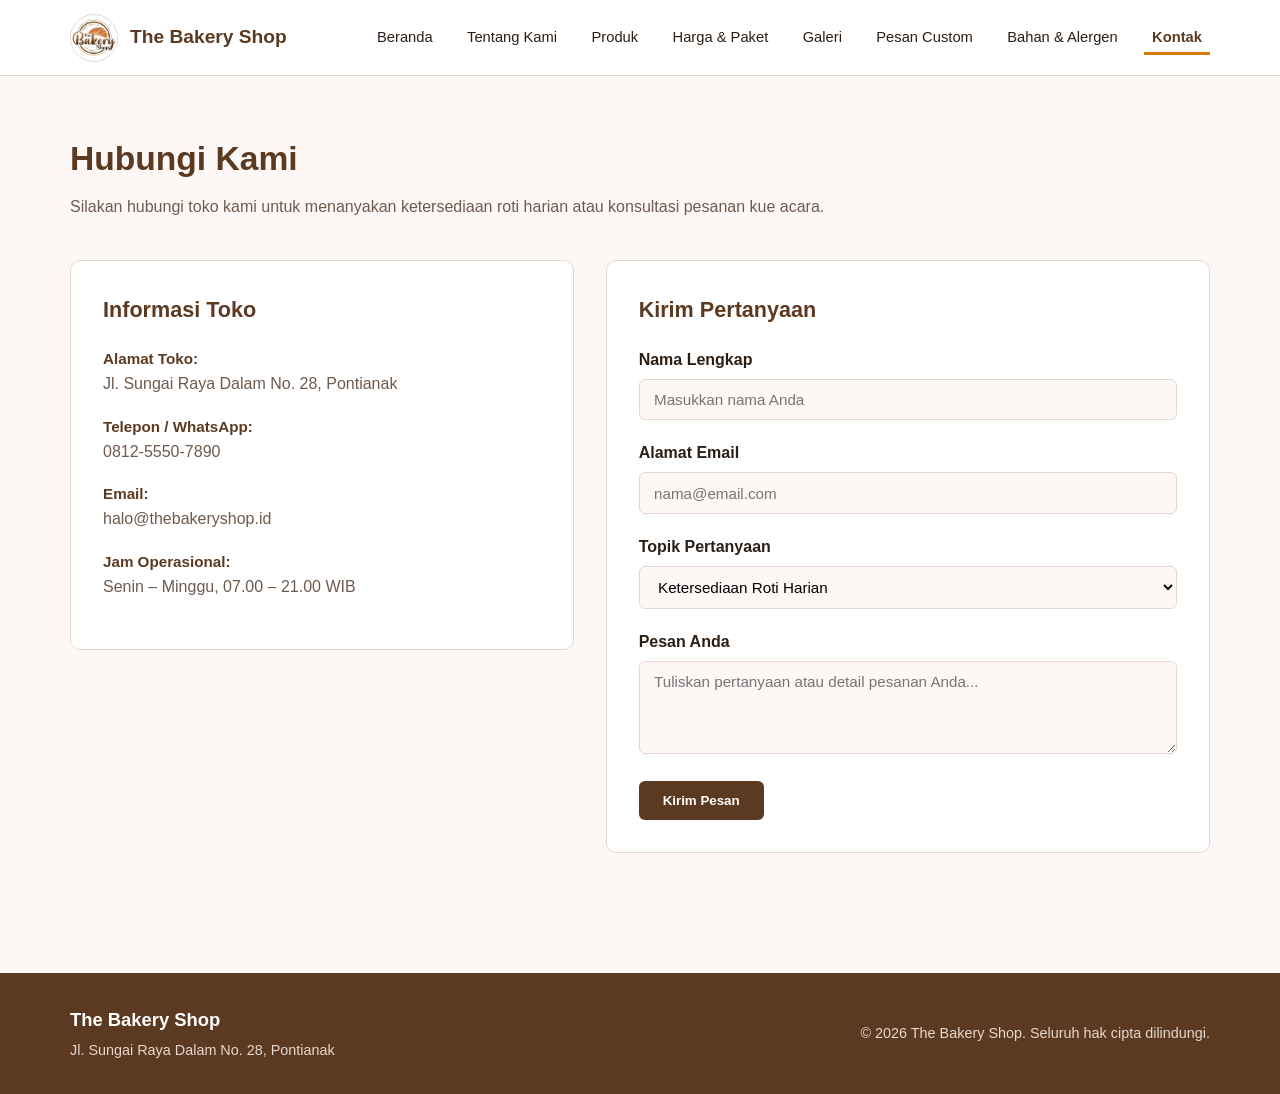
<file: pages/contact.html>
<!DOCTYPE html>
<html lang="id">
<head>
  <meta charset="UTF-8">
  <meta name="viewport" content="width=device-width, initial-scale=1.0">
  <title>Kontak - The Bakery Shop</title>
  <link rel="stylesheet" href="../styles/global.css">
  <link rel="stylesheet" href="../styles/contact.css">
</head>
<body>

  <header class="site-header">
    <div class="container navbar">
      <a href="../index.html" class="brand-logo">
        <img src="../assets/images/logo/bakery-logo.jpg" alt="Logo The Bakery Shop dengan ilustrasi croissant">
        <span>The Bakery Shop</span>
      </a>

      <nav aria-label="Navigasi Utama">
        <ul class="nav-links">
          <li><a href="../index.html">Beranda</a></li>
          <li><a href="about.html">Tentang Kami</a></li>
          <li><a href="products.html">Produk</a></li>
          <li><a href="pricing.html">Harga & Paket</a></li>
          <li><a href="gallery.html">Galeri</a></li>
          <li><a href="custom-order.html">Pesan Custom</a></li>
          <li><a href="ingredients.html">Bahan & Alergen</a></li>
          <li><a href="contact.html" class="active">Kontak</a></li>
        </ul>
      </nav>
    </div>
  </header>

  <main>
    <section class="contact-section">
      <div class="container">
        <h1>Hubungi Kami</h1>
        <p class="page-intro">Silakan hubungi toko kami untuk menanyakan ketersediaan roti harian atau konsultasi pesanan kue acara.</p>

        <div class="contact-grid">
          <div class="contact-info-card">
            <h2>Informasi Toko</h2>
            <ul class="info-list">
              <li>
                <strong>Alamat Toko:</strong>
                <span>Jl. Sungai Raya Dalam No. 28, Pontianak</span>
              </li>
              <li>
                <strong>Telepon / WhatsApp:</strong>
                <span>0812-5550-7890</span>
              </li>
              <li>
                <strong>Email:</strong>
                <span>halo@thebakeryshop.id</span>
              </li>
              <li>
                <strong>Jam Operasional:</strong>
                <span>Senin – Minggu, 07.00 – 21.00 WIB</span>
              </li>
            </ul>
          </div>

          <div class="contact-form-card">
            <h2>Kirim Pertanyaan</h2>
            <form action="#" method="post" class="contact-form">
              <div class="form-group">
                <label for="customer-name">Nama Lengkap</label>
                <input type="text" id="customer-name" name="customer-name" placeholder="Masukkan nama Anda" required>
              </div>

              <div class="form-group">
                <label for="customer-email">Alamat Email</label>
                <input type="email" id="customer-email" name="customer-email" placeholder="nama@email.com" required>
              </div>

              <div class="form-group">
                <label for="inquiry-topic">Topik Pertanyaan</label>
                <select id="inquiry-topic" name="inquiry-topic">
                  <option value="daily-bread">Ketersediaan Roti Harian</option>
                  <option value="birthday-cake">Pemesanan Kue Ulang Tahun</option>
                  <option value="dry-cakes">Pemesanan Kue Kering Toples</option>
                </select>
              </div>

              <div class="form-group">
                <label for="customer-message">Pesan Anda</label>
                <textarea id="customer-message" name="customer-message" rows="4" placeholder="Tuliskan pertanyaan atau detail pesanan Anda..." required></textarea>
              </div>

              <button type="submit" class="btn btn-primary">Kirim Pesan</button>
            </form>
          </div>
        </div>
      </div>
    </section>
  </main>

  <footer class="site-footer">
    <div class="container footer-content">
      <div class="footer-info">
        <h3>The Bakery Shop</h3>
        <p>Jl. Sungai Raya Dalam No. 28, Pontianak</p>
      </div>
      <div class="footer-copy">
        <p>&copy; 2026 The Bakery Shop. Seluruh hak cipta dilindungi.</p>
      </div>
    </div>
  </footer>

</body>
</html>
</file>
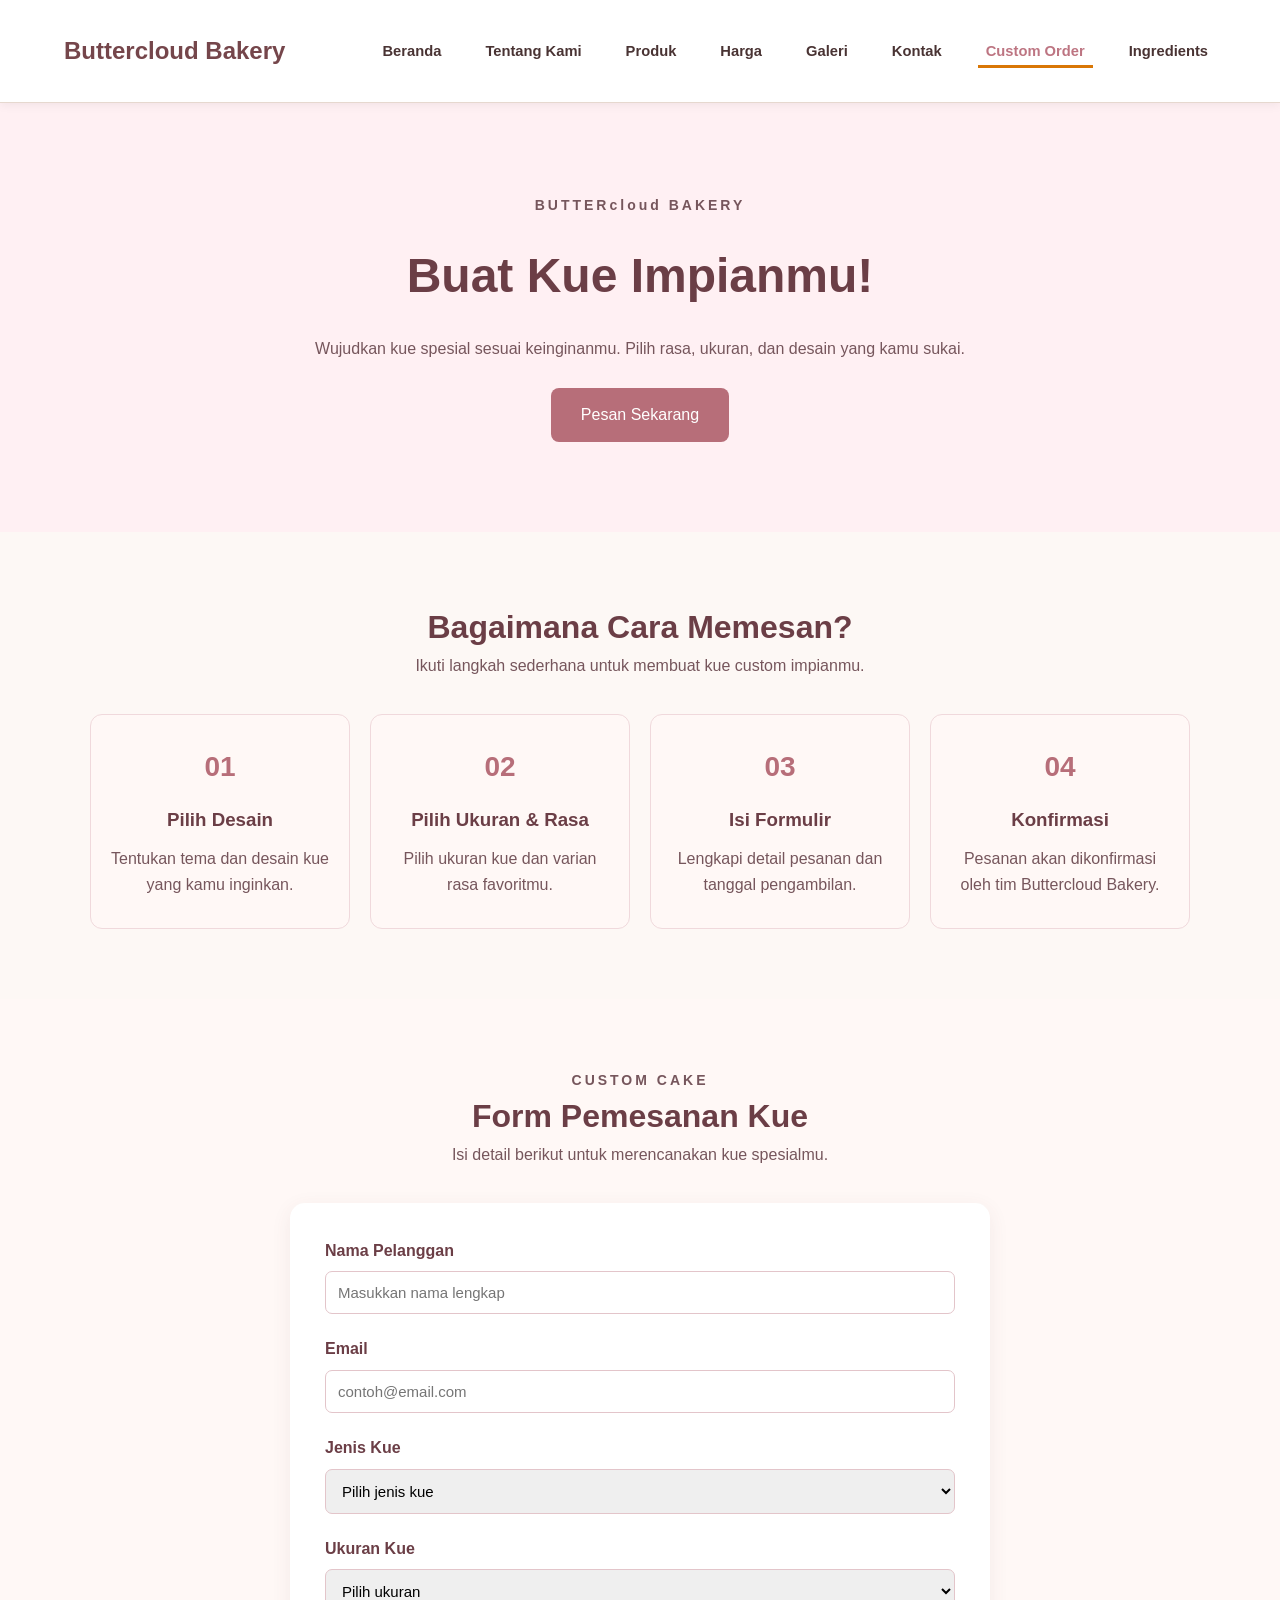
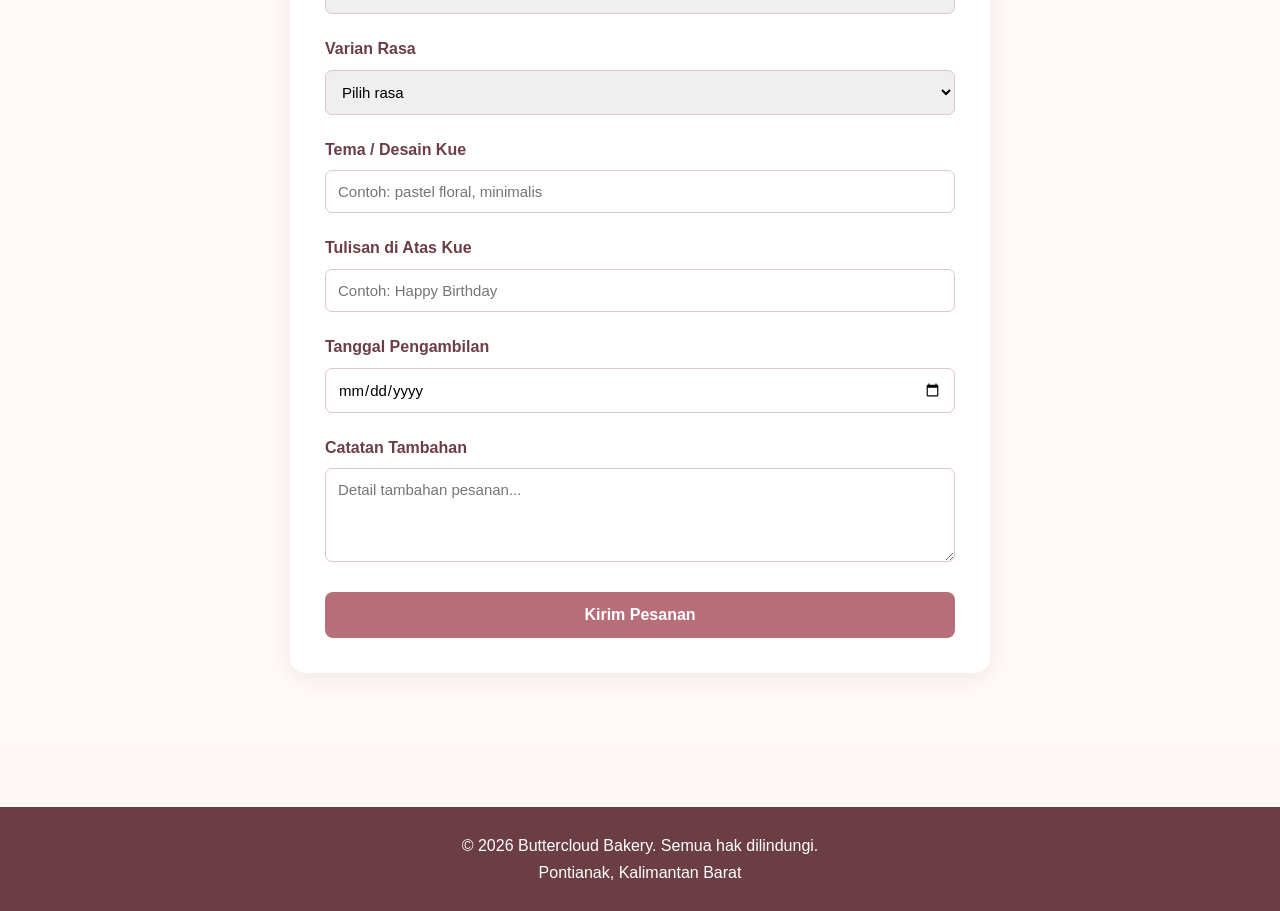
<file: pages/custom-order.html>
<!DOCTYPE html>
<html lang="id">
<head>
    <meta charset="UTF-8">
    <meta name="viewport" content="width=device-width, initial-scale=1.0">
    <title>Custom Order | Buttercloud Bakery</title>
    <link rel="stylesheet" href="../styles/global.css">
    <link rel="stylesheet" href="../styles/custom-order.css">
</head>
<body>

    <header class="site-header">
        <nav class="navbar">
            <a href="../index.html" class="logo">Buttercloud Bakery</a>

            <ul class="nav-links">
                <li><a href="../index.html">Beranda</a></li>
                <li><a href="about.html">Tentang Kami</a></li>
                <li><a href="products.html">Produk</a></li>
                <li><a href="pricing.html">Harga</a></li>
                <li><a href="gallery.html">Galeri</a></li>
                <li><a href="contact.html">Kontak</a></li>
                <li><a href="custom-order.html" class="active">Custom Order</a></li>
                <li><a href="ingredients.html">Ingredients</a></li>
            </ul>
        </nav>
    </header>

    <main>
        <section class="order-hero">
            <div class="hero-content">
                <p class="subtitle">BUTTERcloud BAKERY</p>
                <h1>Buat Kue Impianmu!</h1>
                <p>
                    Wujudkan kue spesial sesuai keinginanmu.
                    Pilih rasa, ukuran, dan desain yang kamu sukai.
                </p>
                <a href="#order-form" class="btn-order">Pesan Sekarang</a>
            </div>
        </section>

        <section class="order-process">
            <h2>Bagaimana Cara Memesan?</h2>
            <p class="section-description">
                Ikuti langkah sederhana untuk membuat kue custom impianmu.
            </p>

            <div class="process-grid">
                <article class="process-card">
                    <span class="step-number">01</span>
                    <h3>Pilih Desain</h3>
                    <p>Tentukan tema dan desain kue yang kamu inginkan.</p>
                </article>

                <article class="process-card">
                    <span class="step-number">02</span>
                    <h3>Pilih Ukuran & Rasa</h3>
                    <p>Pilih ukuran kue dan varian rasa favoritmu.</p>
                </article>

                <article class="process-card">
                    <span class="step-number">03</span>
                    <h3>Isi Formulir</h3>
                    <p>Lengkapi detail pesanan dan tanggal pengambilan.</p>
                </article>

                <article class="process-card">
                    <span class="step-number">04</span>
                    <h3>Konfirmasi</h3>
                    <p>Pesanan akan dikonfirmasi oleh tim Buttercloud Bakery.</p>
                </article>
            </div>
        </section>

        <section class="order-form-section" id="order-form">
            <div class="form-heading">
                <p class="subtitle">CUSTOM CAKE</p>
                <h2>Form Pemesanan Kue</h2>
                <p>Isi detail berikut untuk merencanakan kue spesialmu.</p>
            </div>

            <form class="custom-order-form" action="#" method="post">

                <div class="form-group">
                    <label for="customer-name">Nama Pelanggan</label>
                    <input type="text" id="customer-name" name="customer-name"
                           placeholder="Masukkan nama lengkap" required>
                </div>

                <div class="form-group">
                    <label for="customer-email">Email</label>
                    <input type="email" id="customer-email" name="customer-email"
                           placeholder="contoh@email.com" required>
                </div>

                <div class="form-group">
                    <label for="cake-type">Jenis Kue</label>
                    <select id="cake-type" name="cake-type" required>
                        <option value="">Pilih jenis kue</option>
                        <option value="birthday">Kue Ulang Tahun</option>
                        <option value="wedding">Kue Pernikahan</option>
                        <option value="celebration">Kue Perayaan</option>
                        <option value="other">Kue Custom Lainnya</option>
                    </select>
                </div>

                <div class="form-group">
                    <label for="cake-size">Ukuran Kue</label>
                    <select id="cake-size" name="cake-size" required>
                        <option value="">Pilih ukuran</option>
                        <option value="small">Small (10 cm)</option>
                        <option value="medium">Medium (15 cm)</option>
                        <option value="large">Large (20 cm)</option>
                    </select>
                </div>

                <div class="form-group">
                    <label for="cake-flavor">Varian Rasa</label>
                    <select id="cake-flavor" name="cake-flavor" required>
                        <option value="">Pilih rasa</option>
                        <option value="chocolate">Chocolate</option>
                        <option value="vanilla">Vanilla</option>
                        <option value="strawberry">Strawberry</option>
                        <option value="red-velvet">Red Velvet</option>
                    </select>
                </div>

                <div class="form-group">
                    <label for="cake-theme">Tema / Desain Kue</label>
                    <input type="text" id="cake-theme" name="cake-theme"
                           placeholder="Contoh: pastel floral, minimalis">
                </div>

                <div class="form-group">
                    <label for="cake-message">Tulisan di Atas Kue</label>
                    <input type="text" id="cake-message" name="cake-message"
                           placeholder="Contoh: Happy Birthday">
                </div>

                <div class="form-group">
                    <label for="pickup-date">Tanggal Pengambilan</label>
                    <input type="date" id="pickup-date" name="pickup-date" required>
                </div>

                <div class="form-group">
                    <label for="additional-notes">Catatan Tambahan</label>
                    <textarea id="additional-notes" name="additional-notes"
                              rows="4" placeholder="Detail tambahan pesanan..."></textarea>
                </div>

                <button type="submit" class="submit-button">Kirim Pesanan</button>
            </form>
        </section>
    </main>

    <footer class="site-footer">
        <p>&copy; 2026 Buttercloud Bakery. Semua hak dilindungi.</p>
        <p>Pontianak, Kalimantan Barat</p>
    </footer>

</body>
</html>
</file>
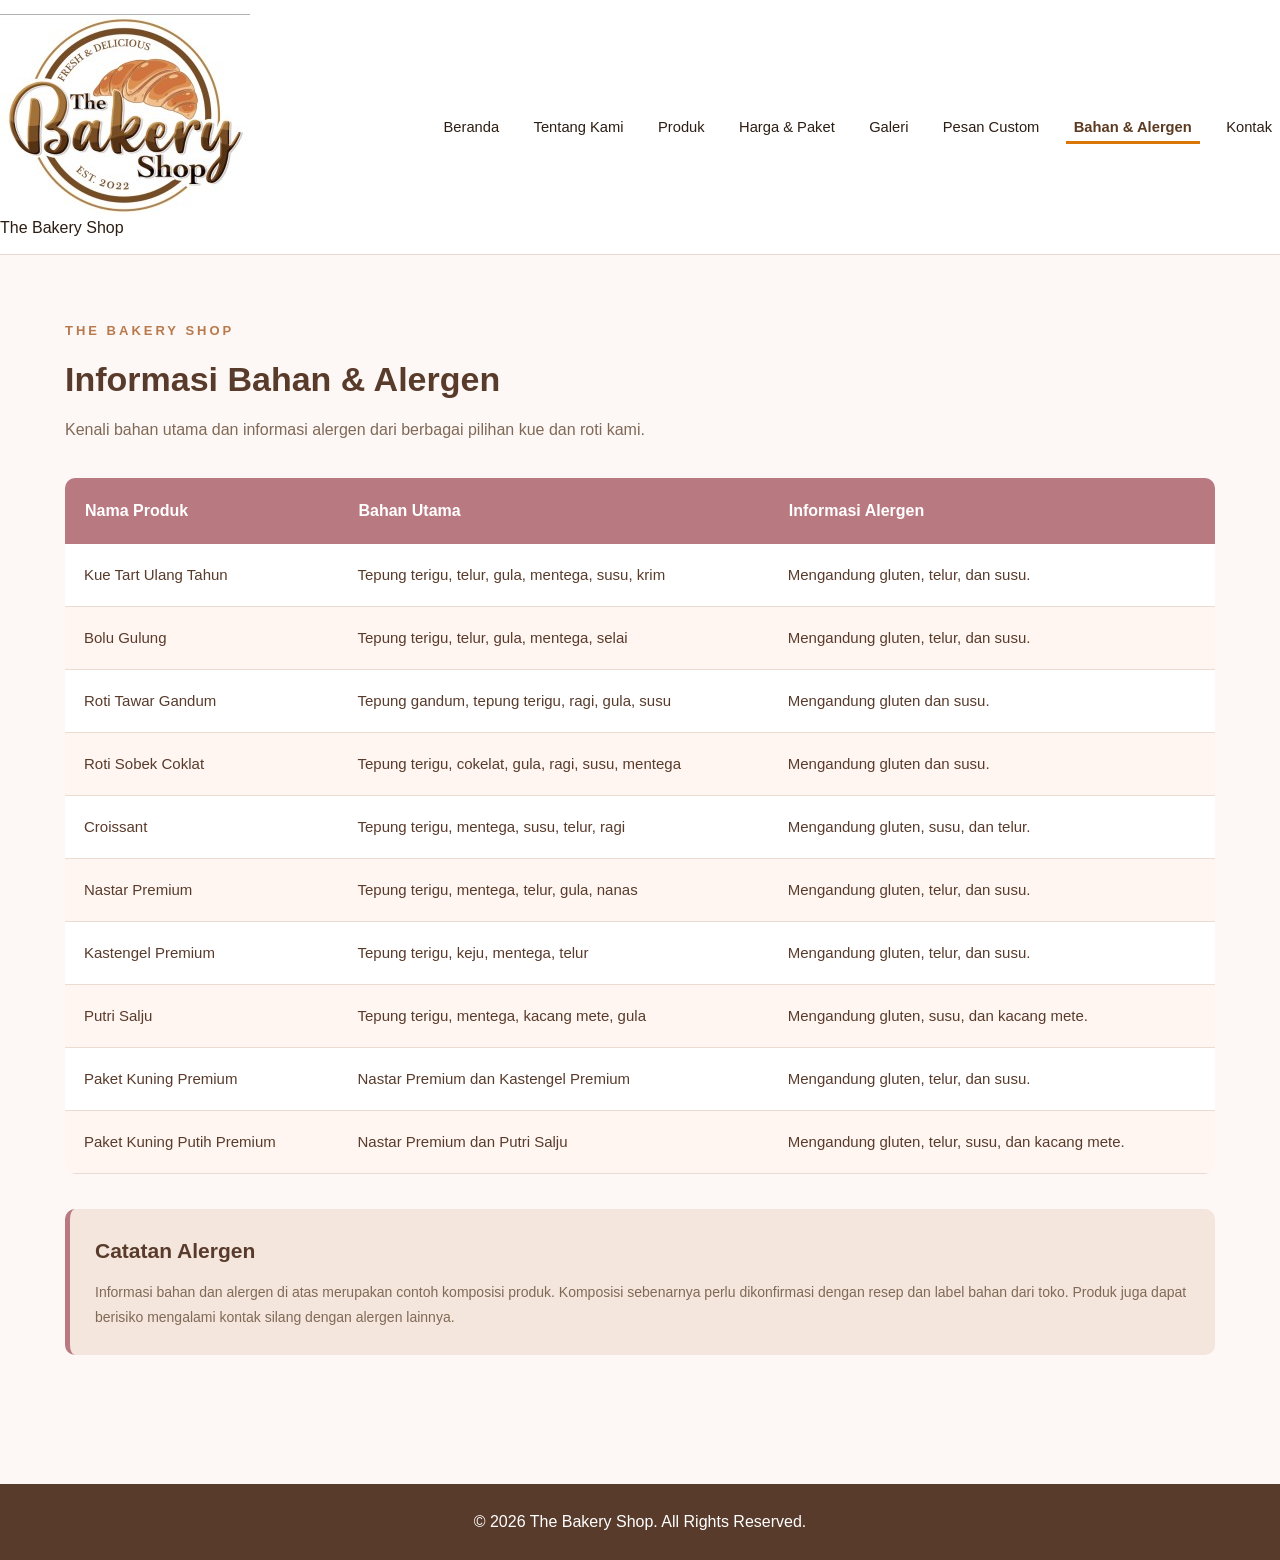
<file: pages/ingredients.html>
<!DOCTYPE html>
<html lang="id">
<head>
    <meta charset="UTF-8">
    <meta name="viewport" content="width=device-width, initial-scale=1.0">
    <title>Ingredients & Allergen | The Bakery Shop</title>

    <link rel="stylesheet" href="../styles/global.css">
    <link rel="stylesheet" href="../styles/ingredients.css">
</head>
<body>

    <header class="site-header">
        <nav class="navbar">
            <a href="../index.html" class="logo">
                <img src="../assets/images/logo/bakery-logo.jpg" alt="Logo Bakery">
                <span>The Bakery Shop</span>
            </a>

            <ul class="nav-links">
                <li><a href="../index.html">Beranda</a></li>
                <li><a href="about.html">Tentang Kami</a></li>
                <li><a href="products.html">Produk</a></li>
                <li><a href="pricing.html">Harga & Paket</a></li>
                <li><a href="gallery.html">Galeri</a></li>
                <li><a href="custom-order.html">Pesan Custom</a></li>
                <li><a href="ingredients.html" class="active">Bahan & Alergen</a></li>
                <li><a href="contact.html">Kontak</a></li>
            </ul>
        </nav>
    </header>

    <main class="ingredients-container">

        <section class="ingredients-heading">
            <p class="subtitle">THE BAKERY SHOP</p>
            <h1>Informasi Bahan & Alergen</h1>
            <p>
                Kenali bahan utama dan informasi alergen dari
                berbagai pilihan kue dan roti kami.
            </p>
        </section>

        <section class="ingredients-table-section">

            <div class="table-wrapper">
                <table class="ingredients-table">
                    <thead>
                        <tr>
                            <th>Nama Produk</th>
                            <th>Bahan Utama</th>
                            <th>Informasi Alergen</th>
                        </tr>
                    </thead>

                    <tbody>
                        <tr>
                            <td>Kue Tart Ulang Tahun</td>
                            <td>Tepung terigu, telur, gula, mentega, susu, krim</td>
                            <td>Mengandung gluten, telur, dan susu.</td>
                        </tr>

                        <tr>
                            <td>Bolu Gulung</td>
                            <td>Tepung terigu, telur, gula, mentega, selai</td>
                            <td>Mengandung gluten, telur, dan susu.</td>
                        </tr>

                        <tr>
                            <td>Roti Tawar Gandum</td>
                            <td>Tepung gandum, tepung terigu, ragi, gula, susu</td>
                            <td>Mengandung gluten dan susu.</td>
                        </tr>

                        <tr>
                            <td>Roti Sobek Coklat</td>
                            <td>Tepung terigu, cokelat, gula, ragi, susu, mentega</td>
                            <td>Mengandung gluten dan susu.</td>
                        </tr>

                        <tr>
                            <td>Croissant</td>
                            <td>Tepung terigu, mentega, susu, telur, ragi</td>
                            <td>Mengandung gluten, susu, dan telur.</td>
                        </tr>

                        <tr>
                            <td>Nastar Premium</td>
                            <td>Tepung terigu, mentega, telur, gula, nanas</td>
                            <td>Mengandung gluten, telur, dan susu.</td>
                        </tr>

                        <tr>
                            <td>Kastengel Premium</td>
                            <td>Tepung terigu, keju, mentega, telur</td>
                            <td>Mengandung gluten, telur, dan susu.</td>
                        </tr>

                        <tr>
                            <td>Putri Salju</td>
                            <td>Tepung terigu, mentega, kacang mete, gula</td>
                            <td>Mengandung gluten, susu, dan kacang mete.</td>
                        </tr>

                        <tr>
                            <td>Paket Kuning Premium</td>
                            <td>Nastar Premium dan Kastengel Premium</td>
                            <td>Mengandung gluten, telur, dan susu.</td>
                        </tr>

                        <tr>
                            <td>Paket Kuning Putih Premium</td>
                            <td>Nastar Premium dan Putri Salju</td>
                            <td>Mengandung gluten, telur, susu, dan kacang mete.</td>
                        </tr>
                    </tbody>
                </table>
            </div>

        </section>

        <section class="allergen-note">
            <h2>Catatan Alergen</h2>
            <p>
                Informasi bahan dan alergen di atas merupakan contoh
                komposisi produk. Komposisi sebenarnya perlu dikonfirmasi
                dengan resep dan label bahan dari toko. Produk juga dapat
                berisiko mengalami kontak silang dengan alergen lainnya.
            </p>
        </section>

    </main>

    <footer class="site-footer">
        <p>&copy; 2026 The Bakery Shop. All Rights Reserved.</p>
    </footer>

</body>
</html>
</file>
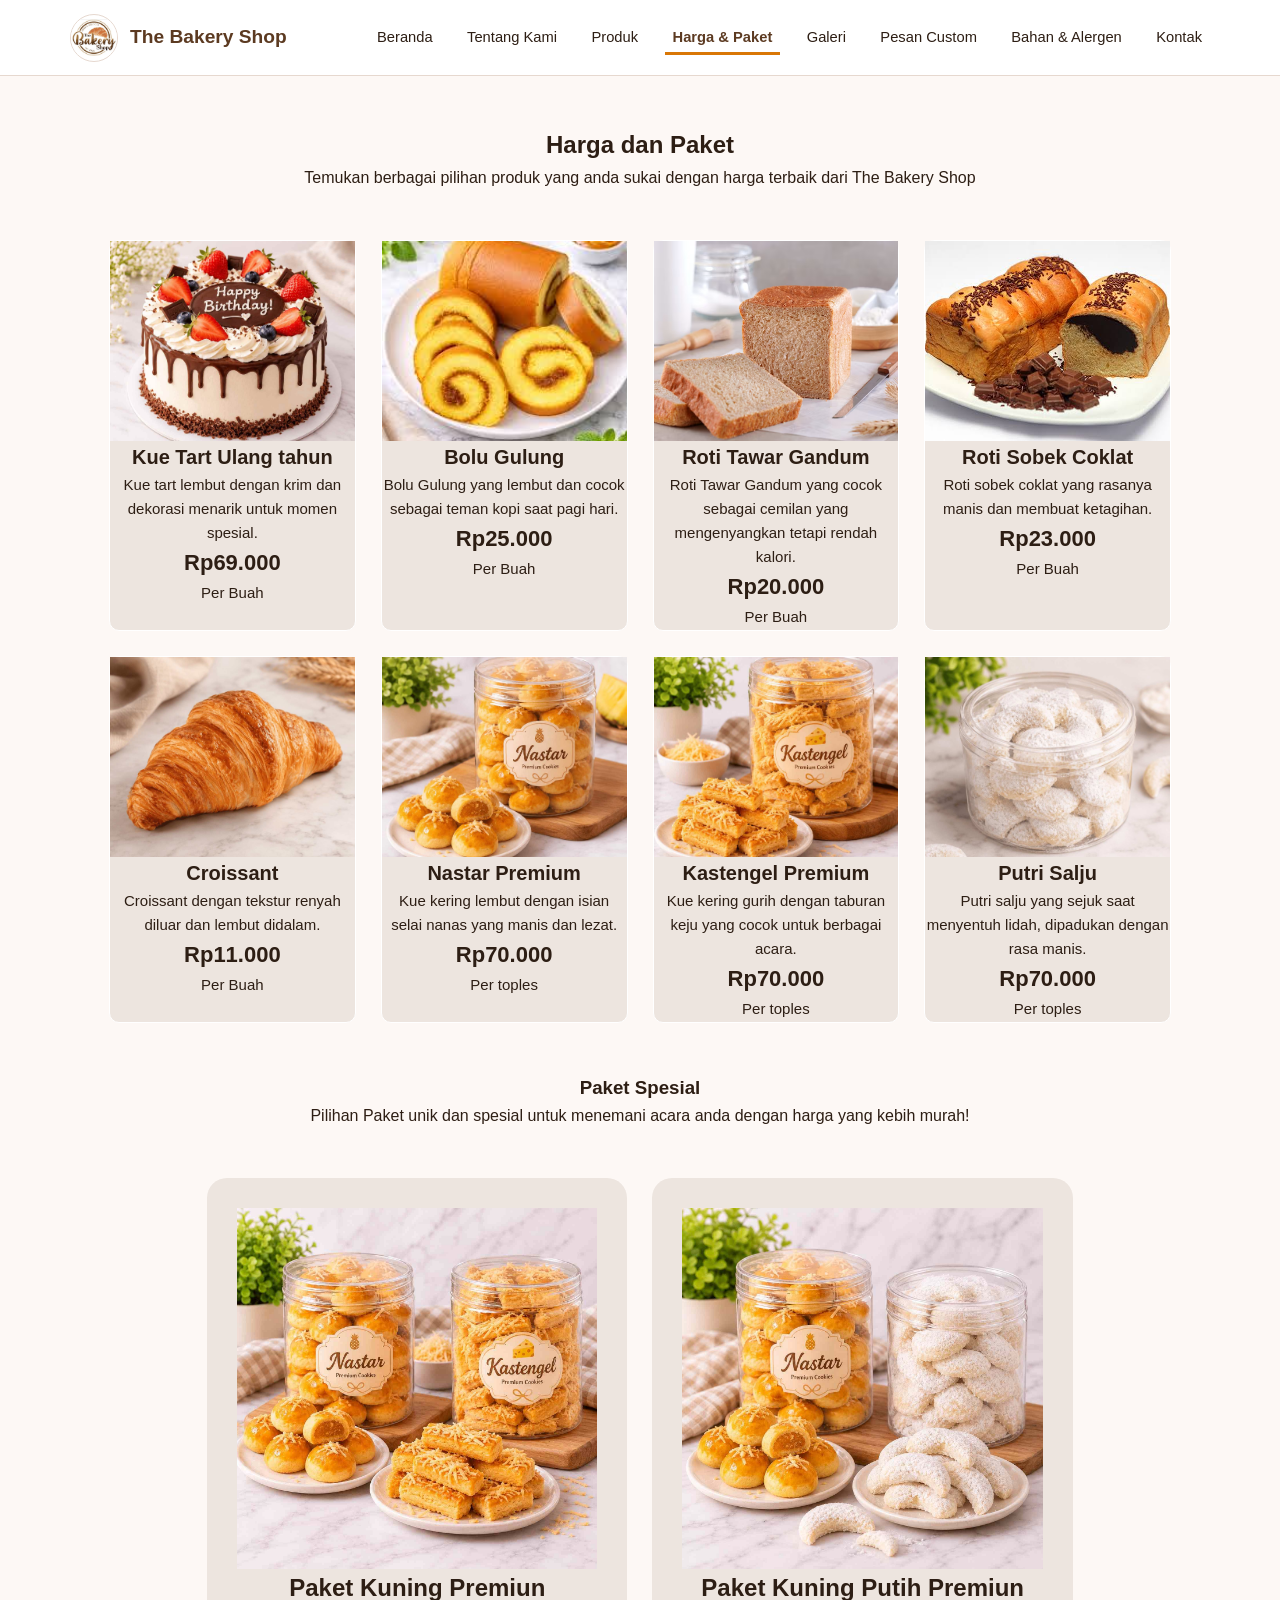
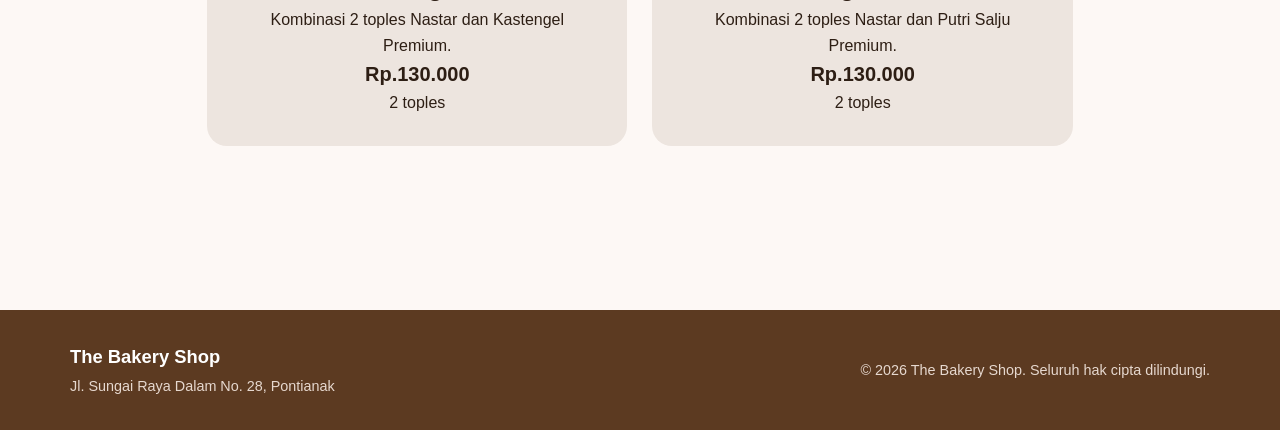
<file: pages/pricing.html>
<!doctype html>
<html lang="en">
  <head>
    <meta charset="UTF-8" />
    <meta name="viewport" content="width=device-width, initial-scale=1.0" />
    <title>Harga</title>

    <link rel="stylesheet" href="../styles/global.css" />
    <link rel="stylesheet" href="../styles/pricing.css" />
  </head>
  <body>
    <header class="site-header">
      <div class="container navbar">
        <a href="../index.html" class="brand-logo">
          <img
            src="../assets/images/logo/bakery-logo.jpg"
            alt="Logo The Bakery Shop"
          />
          <span>The Bakery Shop</span>
        </a>

        <nav aria-label="Navigasi Utama">
          <ul class="nav-links">
            <li><a href="../index.html">Beranda</a></li>
            <li><a href="about.html">Tentang Kami</a></li>
            <li><a href="products.html">Produk</a></li>
            <li><a href="pricing.html" class="active">Harga & Paket</a></li>
            <li><a href="gallery.html">Galeri</a></li>
            <li><a href="custom-order.html">Pesan Custom</a></li>
            <li><a href="ingredients.html">Bahan & Alergen</a></li>
            <li><a href="contact.html">Kontak</a></li>
          </ul>
        </nav>
      </div>
    </header>

    <main>
      <section class="pricing-section">
        <div class="container">
          <div class="pricing-heading">
            <h1>Harga dan Paket</h1>
            <p>
              Temukan berbagai pilihan produk yang anda sukai dengan harga
              terbaik dari The Bakery Shop
            </p>
          </div>

         
          <div class="pricing-grid">
            <article class="pricing-card">
              <img src="../assets/images/products/kue-01.jpeg" alt="Kue Tart Ulang Tahun" />
              <div class="pricing-info">
                <h2>Kue Tart Ulang tahun</h2>
                <p>
                  Kue tart lembut dengan krim dan dekorasi menarik untuk momen
                  spesial.
                </p>
                <h3>Rp69.000</h3>
                <span>Per Buah</span>
              </div>
            </article>

            <article class="pricing-card">
              <img src="../assets/images/products/kue-02.jpg" alt="Kue Bolu" />
              <div class="pricing-info">
                <h2>Bolu Gulung</h2>
                <p>
                  Bolu Gulung yang lembut dan cocok sebagai teman kopi saat pagi
                  hari.
                </p>
                <h3>Rp25.000</h3>
                <span>Per Buah</span>
              </div>
            </article>

            <article class="pricing-card">
              <img src="../assets/images/products/roti-01.avif" alt="Roti Tawar Gandum" />
              <div class="pricing-info">
                <h2>Roti Tawar Gandum</h2>
                <p>
                  Roti Tawar Gandum yang cocok sebagai cemilan yang
                  mengenyangkan tetapi rendah kalori.
                </p>
                <h3>Rp20.000</h3>
                <span>Per Buah</span>
              </div>
            </article>

            <article class="pricing-card">
              <img src="../assets/images/products/roti-02.jpg" alt="Roti Sobek Coklat" />
              <div class="pricing-info">
                <h2>Roti Sobek Coklat</h2>
                <p>
                  Roti sobek coklat yang rasanya manis dan membuat ketagihan.
                </p>
                <h3>Rp23.000</h3>
                <span>Per Buah</span>
              </div>
            </article>

            <article class="pricing-card">
              <img src="../assets/images/products/roti-03.jpeg" alt="Croissant Mentega" />
              <div class="pricing-info">
                <h2>Croissant</h2>
                <p>
                  Croissant dengan tekstur renyah diluar dan lembut didalam.
                </p>
                <h3>Rp11.000</h3>
                <span>Per Buah</span>
              </div>
            </article>

            <article class="pricing-card">
              <img src="../assets/images/products/toples-01.jpeg" alt="Nastar" />
              <div class="pricing-info">
                <h2>Nastar Premium</h2>
                <p>
                  Kue kering lembut dengan isian selai nanas yang manis dan
                  lezat.
                </p>
                <h3>Rp70.000</h3>
                <span>Per toples</span>
              </div>
            </article>

            <article class="pricing-card">
              <img src="../assets/images/products/toples-02.jpeg" alt="Kastengel" />
              <div class="pricing-info">
                <h2>Kastengel Premium</h2>
                <p>
                  Kue kering gurih dengan taburan keju yang cocok untuk berbagai
                  acara.
                </p>
                <h3>Rp70.000</h3>
                <span>Per toples</span>
              </div>
            </article>

            <article class="pricing-card">
              <img src="../assets/images/products/toples-03.jpeg" alt="Putri Salju" />
              <div class="pricing-info">
                <h2>Putri Salju</h2>
                <p>
                  Putri salju yang sejuk saat menyentuh lidah, dipadukan dengan
                  rasa manis.
                </p>
                <h3>Rp70.000</h3>
                <span>Per toples</span>
              </div>
            </article>
          </div>


      <section class="package-sec">
        <div class="container">
          <div class="package-heading">
            <h1>Paket Spesial</h1>
            <p>
              Pilihan Paket unik dan spesial untuk menemani acara anda dengan
              harga yang kebih murah!
            </p>
          </div>

          <div class="package-grid">

            <div class="package-card">
            <img
              src="../assets/images/products/toples-paket-02.jpeg"
              alt="Paket Premium Kuning"
            />
            <h2>Paket Kuning Premiun</h2>
            <p>Kombinasi 2 toples Nastar dan Kastengel Premium.</p>
            <h3>Rp.130.000</h3>
            <span>2 toples</span>
          </div>

          <div class="package-card">
            <img
              src="../assets/images/products/toples-paket-01.jpeg"
              alt="Paket Premium Putih Kuning"
            />
            <h2>Paket Kuning Putih Premiun</h2>
            <p>Kombinasi 2 toples Nastar dan Putri Salju Premium.</p>
            <h3>Rp.130.000</h3>
            <span>2 toples</span>
          </div>
        </div>
      </section>

          
    </main>

    <footer class="site-footer">
      <div class="container footer-content">
        <div class="footer-info">
          <h3>The Bakery Shop</h3>
          <p>Jl. Sungai Raya Dalam No. 28, Pontianak</p>
        </div>

        <div class="footer-copy">
          <p>&copy; 2026 The Bakery Shop. Seluruh hak cipta dilindungi.</p>
        </div>
      </div>
    </footer>
  </body>
</html>
</file>
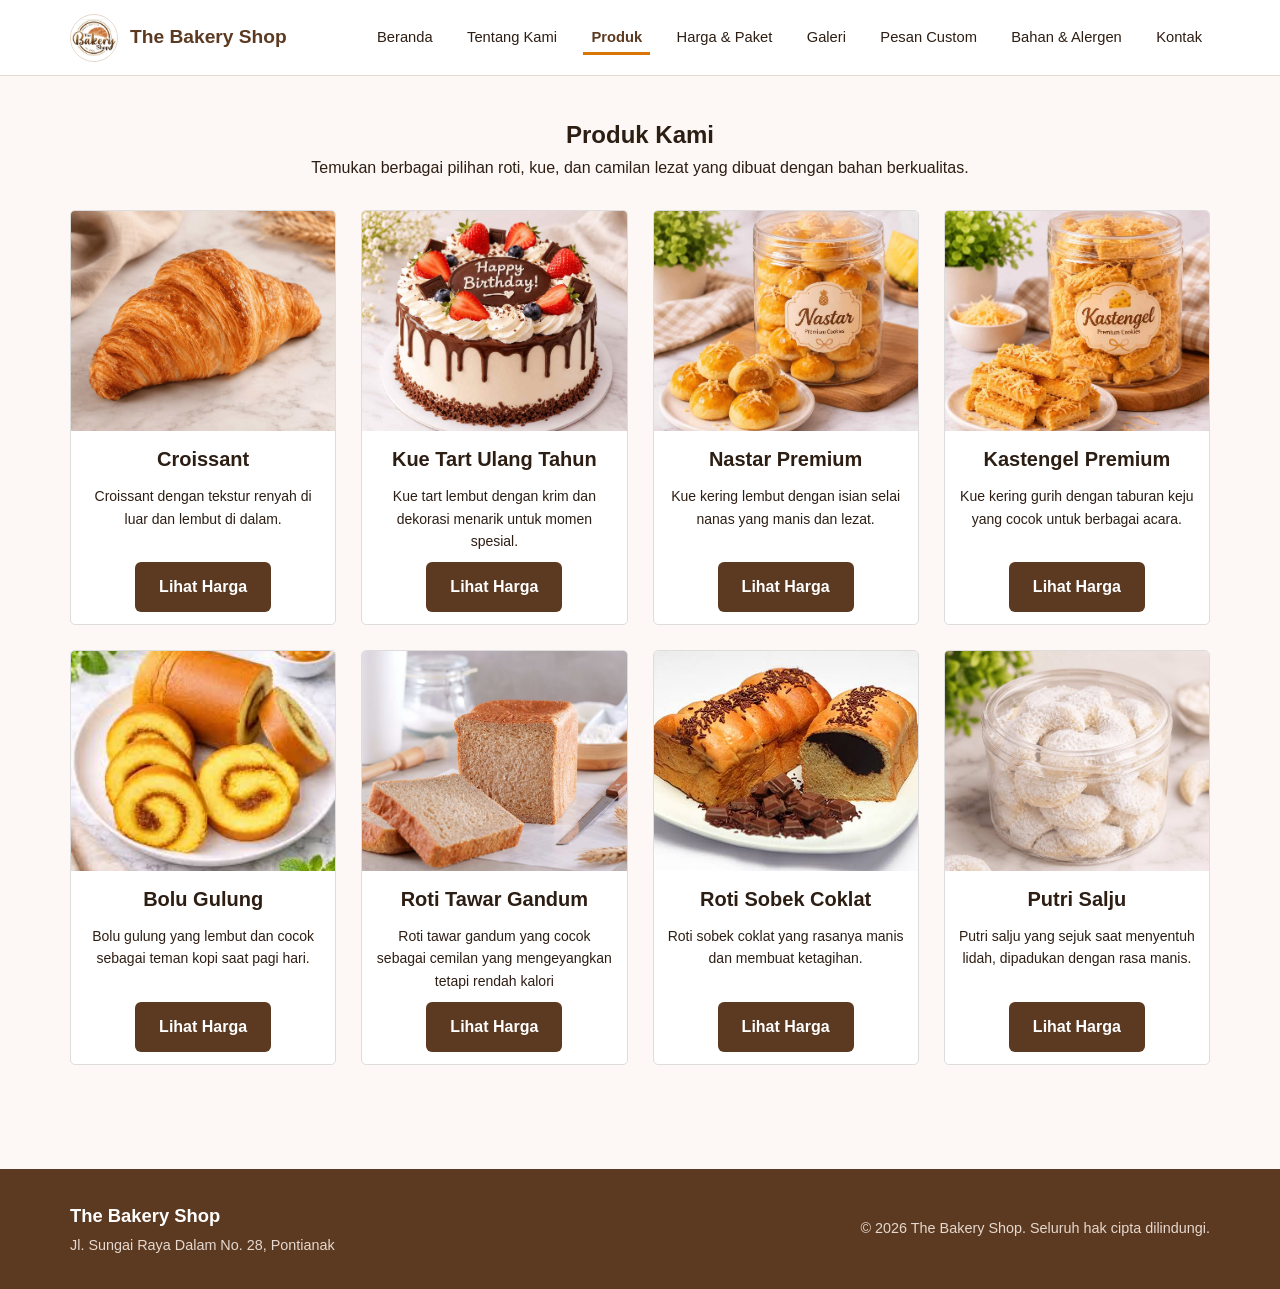
<file: pages/products.html>
<!DOCTYPE html>
<html lang="id">
<head>
  <meta charset="UTF-8">
  <meta name="viewport" content="width=device-width, initial-scale=1.0">
  <title>Produk</title>
  <link rel="stylesheet" href="../styles/global.css">
  <link rel="stylesheet" href="../styles/products.css">
</head>
<body>

  <header class="site-header">
    <div class="container navbar">
      <a href="../index.html" class="brand-logo">
        <img src="../assets/images/logo/bakery-logo.jpg" alt="Logo The Bakery Shop">
        <span>The Bakery Shop</span>
      </a>

      <nav aria-label="Navigasi Utama">
        <ul class="nav-links">
          <li><a href="../index.html">Beranda</a></li>
          <li><a href="about.html">Tentang Kami</a></li>
          <li><a href="products.html" class="active">Produk</a></li>
          <li><a href="pricing.html">Harga & Paket</a></li>
          <li><a href="gallery.html">Galeri</a></li>
          <li><a href="custom-order.html">Pesan Custom</a></li>
          <li><a href="ingredients.html">Bahan & Alergen</a></li>
          <li><a href="contact.html">Kontak</a></li>
        </ul>
      </nav>
    </div>
  </header>

  <main>

    <section class="products-section">
      <div class="container">

        <div class="products-heading">
          <h1>Produk Kami</h1>
          <p>
            Temukan berbagai pilihan roti, kue, dan camilan
            lezat yang dibuat dengan bahan berkualitas.
          </p>
        </div>

        <div class="product-grid">

          <article class="product-card">
            <img src="../assets/images/products/roti-03.jpeg"
                 alt="Croissant mentega">

            <div class="product-info">
              <h2>Croissant</h2>
              <p>
                Croissant dengan tekstur renyah di luar
                dan lembut di dalam.
              </p>
              <a href="pricing.html" class="btn btn-primary">
                Lihat Harga
              </a>
            </div>
          </article>

          <article class="product-card">
            <img src="../assets/images/products/kue-01.jpeg"
                 alt="Kue tart ulang tahun">

            <div class="product-info">
              <h2>Kue Tart Ulang Tahun</h2>
              <p>
                Kue tart lembut dengan krim dan dekorasi
                menarik untuk momen spesial.
              </p>
              <a href="pricing.html" class="btn btn-primary">
                Lihat Harga
              </a>
            </div>
          </article>

          <article class="product-card">
            <img src="../assets/images/products/toples-01.jpeg"
                 alt="Nastar premium dalam toples">

            <div class="product-info">
              <h2>Nastar Premium</h2>
              <p>
                Kue kering lembut dengan isian selai
                nanas yang manis dan lezat.
              </p>
              <a href="pricing.html" class="btn btn-primary">
                Lihat Harga
              </a>
            </div>
          </article>

          <article class="product-card">
            <img src="../assets/images/products/toples-02.jpeg"
                 alt="Kastengel premium dalam toples">

            <div class="product-info">
              <h2>Kastengel Premium</h2>
              <p>
                Kue kering gurih dengan taburan keju
                yang cocok untuk berbagai acara.
              </p>
              <a href="pricing.html" class="btn btn-primary">
                Lihat Harga
              </a>
            </div>
          </article>

           <article class="product-card">
            <img src="../assets/images/products/kue-02.jpg"
                 alt="Bolu Gulung">

            <div class="product-info">
              <h2>Bolu Gulung</h2>
              <p>
                Bolu gulung yang lembut dan cocok sebagai teman kopi saat pagi hari.
              </p>
              <a href="pricing.html" class="btn btn-primary">
                Lihat Harga
              </a>
            </div>
          </article>

           <article class="product-card">
            <img src="../assets/images/products/roti-01.avif"
                 alt="Roti Tawar Gandum">

            <div class="product-info">
              <h2>Roti Tawar Gandum</h2>
              <p>
                Roti tawar gandum yang cocok sebagai cemilan yang mengeyangkan tetapi rendah kalori
              </p>
              <a href="pricing.html" class="btn btn-primary">
                Lihat Harga
              </a>
            </div>
          </article>

           <article class="product-card">
            <img src="../assets/images/products/roti-02.jpg"
                 alt="Roti Sobek Coklat">

            <div class="product-info">
              <h2>Roti Sobek Coklat</h2>
              <p>
                Roti sobek coklat yang rasanya manis dan membuat ketagihan.
              </p>
              <a href="pricing.html" class="btn btn-primary">
                Lihat Harga
              </a>
            </div>
          </article>

          <article class="product-card">
            <img src="../assets/images/products/toples-03.jpeg"
                 alt="Putri Salju">

            <div class="product-info">
              <h2>Putri Salju</h2>
              <p>
                Putri salju yang sejuk saat menyentuh lidah, dipadukan dengan rasa manis.
              </p>
              <a href="pricing.html" class="btn btn-primary">
                Lihat Harga
              </a>
            </div>
          </article>

        </div>
      </div>
    </section>

  </main>

  <footer class="site-footer">
    <div class="container footer-content">
      <div class="footer-info">
        <h3>The Bakery Shop</h3>
        <p>Jl. Sungai Raya Dalam No. 28, Pontianak</p>
      </div>

      <div class="footer-copy">
        <p>&copy; 2026 The Bakery Shop. Seluruh hak cipta dilindungi.</p>
      </div>
    </div>
  </footer>

</body>
</html>
</file>
<file: styles/global.css>
/* =========================================
   1. VARIABLES & RESET DASAR
   ========================================= */
:root {
  /* Maksimal 3 warna utama Toko Kue */
  --primary-color: #5c3a21;    /* Cokelat Tua */
  --secondary-color: #d97706;  /* Karamel Emas */
  --bg-light: #fdf8f5;         /* Krem Vanilla */

  --text-dark: #2d1e14;
  --text-muted: #6e5a4f;
  --white: #ffffff;
  --border-color: #e6d8cf;
}

* {
  margin: 0;
  padding: 0;
  box-sizing: border-box;
}

body {
  font-family: 'Segoe UI', Tahoma, Geneva, Verdana, sans-serif;
  color: var(--text-dark);
  background-color: var(--bg-light);
  line-height: 1.6;
  display: flex;
  flex-direction: column;
  min-height: 100vh;
}

main {
  flex: 1;
}

a {
  text-decoration: none;
  color: inherit;
}

ul {
  list-style: none;
}

img {
  max-width: 100%;
  display: block;
}

.container {
  width: 90%;
  max-width: 1140px;
  margin: 0 auto;
}

/* =========================================
   2. NAVBAR & PENGECIL TAMPILAN LOGO
   ========================================= */
.site-header {
  background-color: var(--white);
  border-bottom: 1px solid var(--border-color);
  position: sticky;
  top: 0;
  z-index: 100;
}

.navbar {
  display: flex;
  justify-content: space-between;
  align-items: center;
  padding: 0.85rem 0;
}

.brand-logo {
  display: flex;
  align-items: center;
  gap: 0.75rem;
  font-size: 1.2rem;
  font-weight: 700;
  color: var(--primary-color);
}

/* Baris ini yang mengecilkan logo raksasa menjadi ukuran ikon rapi */
.brand-logo img {
  width: 48px;
  height: 48px;
  object-fit: contain;
  border-radius: 50%;
  border: 1px solid var(--border-color);
}

.nav-links {
  display: flex;
  gap: 1.15rem;
}

.nav-links a {
  font-weight: 500;
  font-size: 0.92rem;
  color: var(--text-dark);
  padding: 0.4rem 0.5rem;
  border-radius: 4px;
  transition: color 0.2s ease, background-color 0.2s ease;
}

.nav-links a:hover {
  color: var(--primary-color);
  background-color: var(--bg-light);
}

.nav-links a.active {
  color: var(--primary-color);
  font-weight: 700;
  border-bottom: 3px solid var(--secondary-color);
  border-radius: 0;
}

/* =========================================
   3. TOMBOL REUSABLE
   ========================================= */
.btn {
  display: inline-block;
  padding: 0.75rem 1.5rem;
  border-radius: 6px;
  font-weight: 600;
  cursor: pointer;
  border: none;
  transition: transform 0.2s ease, background-color 0.2s ease;
}

.btn-primary {
  background-color: var(--primary-color);
  color: var(--white);
}

.btn-primary:hover {
  background-color: #3e2615;
  transform: translateY(-2px);
}

.btn-secondary {
  background-color: var(--secondary-color);
  color: var(--white);
}

.btn-secondary:hover {
  background-color: #b45309;
  transform: translateY(-2px);
}

/* =========================================
   4. FOOTER (SERAGAM DI SEMUA HALAMAN)
   ========================================= */
.site-footer {
  background-color: var(--primary-color);
  color: var(--white);
  padding: 2rem 0;
  margin-top: 4rem;
}

.footer-content {
  display: flex;
  justify-content: space-between;
  align-items: center;
  flex-wrap: wrap;
  gap: 1rem;
}

.footer-info h3 {
  font-size: 1.15rem;
  margin-bottom: 0.25rem;
}

.footer-info p,
.footer-copy p {
  font-size: 0.9rem;
  color: #e6d8cf;
}
</file>
<file: styles/contact.css>
.contact-section {
  padding: 3.5rem 0;
}

.contact-section h1 {
  font-size: 2.1rem;
  color: var(--primary-color);
  margin-bottom: 0.5rem;
}

.page-intro {
  color: var(--text-muted);
  margin-bottom: 2.5rem;
}

.contact-grid {
  display: grid;
  grid-template-columns: 1fr 1.2fr;
  gap: 2rem;
  align-items: start;
}

.contact-info-card,
.contact-form-card {
  background-color: var(--white);
  padding: 2rem;
  border-radius: 10px;
  border: 1px solid var(--border-color);
}

.contact-info-card h2,
.contact-form-card h2 {
  color: var(--primary-color);
  font-size: 1.35rem;
  margin-bottom: 1.25rem;
}

.info-list li {
  margin-bottom: 1.1rem;
  display: flex;
  flex-direction: column;
}

.info-list strong {
  color: var(--primary-color);
  font-size: 0.95rem;
}

.info-list span {
  color: var(--text-muted);
}

.form-group {
  margin-bottom: 1.25rem;
}

.form-group label {
  display: block;
  font-weight: 600;
  margin-bottom: 0.4rem;
  color: var(--text-dark);
}

.form-group input,
.form-group select,
.form-group textarea {
  width: 100%;
  padding: 0.7rem 0.9rem;
  border: 1px solid var(--border-color);
  border-radius: 6px;
  font-family: inherit;
  font-size: 0.95rem;
  background-color: var(--bg-light);
  transition: border-color 0.2s ease, background-color 0.2s ease;
}

.form-group input:focus,
.form-group select:focus,
.form-group textarea:focus {
  outline: none;
  border-color: var(--secondary-color);
  background-color: var(--white);
}
</file>
<file: styles/custom-order.css>
/* CUSTOM ORDER PAGE */

.order-hero {
    background-color: #fff0f3;
    padding: 90px 40px;
    text-align: center;
}

.hero-content {
    max-width: 750px;
    margin: 0 auto;
}

.subtitle {
    color: #b76e79;
    letter-spacing: 3px;
    font-size: 14px;
    font-weight: bold;
}

.order-hero h1 {
    font-size: 48px;
    color: #6b3e46;
    margin: 20px 0;
}

.order-hero p {
    color: #76565c;
    line-height: 1.8;
}

.btn-order {
    display: inline-block;
    margin-top: 25px;
    padding: 14px 30px;
    background-color: #b76e79;
    color: white;
    text-decoration: none;
    border-radius: 8px;
    transition: 0.3s;
}

.btn-order:hover {
    background-color: #8f4f5a;
    transform: translateY(-3px);
}

/* ORDER PROCESS */

.order-process {
    padding: 70px 40px;
    text-align: center;
}

.order-process h2,
.form-heading h2 {
    color: #6b3e46;
    font-size: 32px;
}

.section-description {
    color: #76565c;
    margin-bottom: 35px;
}

.process-grid {
    display: grid;
    grid-template-columns: repeat(4, 1fr);
    gap: 20px;
    max-width: 1100px;
    margin: 0 auto;
}

.process-card {
    background-color: #fff8f6;
    padding: 30px 20px;
    border-radius: 12px;
    border: 1px solid #f0d9dc;
    transition: 0.3s;
}

.process-card:hover {
    transform: translateY(-5px);
    box-shadow: 0 8px 20px rgba(107, 62, 70, 0.12);
}

.step-number {
    display: block;
    color: #b76e79;
    font-size: 28px;
    font-weight: bold;
    margin-bottom: 15px;
}

.process-card h3 {
    color: #6b3e46;
    margin-bottom: 12px;
}

.process-card p {
    color: #76565c;
    line-height: 1.6;
}

/* ORDER FORM */

.order-form-section {
    background-color: #fff8f6;
    padding: 70px 30px;
}

.form-heading {
    text-align: center;
    margin-bottom: 35px;
}

.form-heading p {
    color: #76565c;
}

.custom-order-form {
    max-width: 700px;
    margin: 0 auto;
    background-color: white;
    padding: 35px;
    border-radius: 15px;
    box-shadow: 0 5px 20px rgba(107, 62, 70, 0.08);
}

.form-group {
    margin-bottom: 22px;
}

.form-group label {
    display: block;
    margin-bottom: 8px;
    color: #6b3e46;
    font-weight: bold;
}

.form-group input,
.form-group select,
.form-group textarea {
    width: 100%;
    padding: 12px;
    border: 1px solid #e3c5ca;
    border-radius: 7px;
    font-family: inherit;
    font-size: 15px;
    box-sizing: border-box;
}

.form-group input:focus,
.form-group select:focus,
.form-group textarea:focus {
    outline: none;
    border-color: #b76e79;
    box-shadow: 0 0 5px rgba(183, 110, 121, 0.2);
}

.form-group textarea {
    resize: vertical;
}

.submit-button {
    width: 100%;
    padding: 14px;
    border: none;
    border-radius: 8px;
    background-color: #b76e79;
    color: white;
    font-size: 16px;
    font-weight: bold;
    cursor: pointer;
    transition: 0.3s;
}

.submit-button:hover {
    background-color: #8f4f5a;
}

/* FOOTER */

.site-footer {
    background-color: #6b3e46;
    color: white;
    text-align: center;
    padding: 25px;
    line-height: 1.7;
}

/* NAVBAR CUSTOM ORDER */
.site-header {
    width: 100%;
    background-color: #ffffff;
    padding: 18px 5%;
    box-sizing: border-box;
    box-shadow: 0 2px 10px rgba(0, 0, 0, 0.06);
}

.navbar {
    display: flex;
    justify-content: space-between;
    align-items: center;
}

.logo {
    color: #75464b;
    font-size: 24px;
    font-weight: bold;
    text-decoration: none;
}

.nav-links {
    display: flex;
    align-items: center;
    gap: 28px;
    list-style: none;
    margin: 0;
    padding: 0;
}

.nav-links li a {
    text-decoration: none;
    color: #493333;
    font-weight: 600;
    transition: 0.3s;
}

.nav-links li a:hover,
.nav-links li a.active {
    color: #bd7582;
}

@media (max-width: 768px) {
    .navbar {
        flex-direction: column;
        gap: 15px;
    }

    .nav-links {
        flex-wrap: wrap;
        justify-content: center;
        gap: 15px;
    }
}
</file>
<file: styles/ingredients.css>
/* INGREDIENTS PAGE */

.ingredients-container {
    max-width: 1200px;
    margin: 0 auto;
    padding: 65px 25px;
    color: #593b2c;
}

.ingredients-heading {
    margin-bottom: 35px;
}

.ingredients-heading .subtitle {
    color: #b8794c;
    font-size: 13px;
    font-weight: bold;
    letter-spacing: 3px;
}

.ingredients-heading h1 {
    font-size: 34px;
    margin: 10px 0;
    color: #593b2c;
}

.ingredients-heading p {
    font-size: 16px;
    line-height: 1.7;
    color: #806957;
}

/* TABLE */

.table-wrapper {
    width: 100%;
    overflow-x: auto;
    border-radius: 10px;
}

.ingredients-table {
    width: 100%;
    border-collapse: collapse;
    background: #ffffff;
}

.ingredients-table thead {
    background: #b87980;
    color: white;
}

.ingredients-table th {
    padding: 20px;
    text-align: left;
    font-size: 16px;
}

.ingredients-table td {
    padding: 19px;
    border-bottom: 1px solid #eadbd3;
    font-size: 15px;
    line-height: 1.6;
}

.ingredients-table tbody tr:nth-child(even) {
    background: #fff6f1;
}

.ingredients-table tbody tr:nth-child(odd) {
    background: #ffffff;
}

.ingredients-table tbody tr:hover {
    background: #f5e6dc;
    transition: 0.3s;
}

/* ALLERGEN NOTE */

.allergen-note {
    margin-top: 35px;
    padding: 25px;
    background: #f4e6dc;
    border-left: 5px solid #b87980;
    border-radius: 10px;
}

.allergen-note h2 {
    margin-bottom: 12px;
    font-size: 21px;
    color: #593b2c;
}

.allergen-note p {
    color: #806957;
    line-height: 1.8;
    font-size: 14px;
}

/* FOOTER */

.site-footer {
    padding: 25px;
    text-align: center;
    background: #593b2c;
    color: white;
}

/* RESPONSIVE */

@media (max-width: 768px) {
    .ingredients-container {
        padding: 40px 15px;
    }

    .ingredients-heading h1 {
        font-size: 26px;
    }

    .ingredients-table {
        min-width: 750px;
    }

    .ingredients-table th,
    .ingredients-table td {
        padding: 14px;
    }
}
</file>
<file: styles/pricing.css>
/* Daftar harga */

.pricing-section {
    padding: 50px;
}

.pricing-heading {
    text-align: center;
    margin-bottom: 50px;
}

.pricing-grid {
    display: grid;
    grid-template-columns: repeat(4, 1fr);
    gap: 25px;
    align-items: stretch;
}

.pricing-card {
    border: 1px solid white;
    border-radius: 10px;
    background-color: #ede5df;
    text-align: center;
    display: flex;
    flex-direction: column;
}

.pricing-card img {
    width: 100%;
    height: 200px;
    object-fit: cover;
    display: block;

}

.pricing-info h2 {
    font-size: 20px;
}

.pricing-info p {
    font-size: 15px;
}

.pricing-info h3 {
    font-size: 22px;
}

.pricing-info span {
    font-size: 15px;
}

/* Paket spesial */

.package-sec {
    padding: 50px;
}

.package-grid {
    display: grid;
    grid-template-columns: repeat(2, 1fr);
    gap: 25px;
}

.package-heading {
    text-align: center;
    margin-bottom: 50px;
}

.package-card {
    margin: 0 auto;
    max-width: 600px;
    padding: 30px;
    text-align: center;
    background-color: #ede5df;
    border-radius: 20px;

}

.package-card h3 {
    font-size: 20px;
}
</file>
<file: styles/products.css>
/* BAGIAN PRODUK */
.products-section {
    padding: 40px 0;
}

.products-heading {
    text-align: center;
    margin-bottom: 30px;
}

/* GRID PRODUK */
.product-grid {
    display: grid;
    grid-template-columns: repeat(4, 1fr);
    gap: 25px;
    align-items: stretch;
}

/* KARTU PRODUK */
.product-card {
    border: 1px solid #ddd;
    border-radius: 5px;
    overflow: hidden;
    background-color: white;
    text-align: center;

    display: flex;
    flex-direction: column;
    height: 100%;
}

/* GAMBAR PRODUK */
.product-card img {
    width: 100%;
    height: 220px;
    object-fit: cover;
    display: block;
}

/* INFORMASI PRODUK */
.product-info {
    padding: 12px;
    flex: 1;

    display: flex;
    flex-direction: column;
}

.product-info h2 {
    font-size: 20px;
    margin: 0;
    font-weight: 600;
}

.product-info p {
    font-size: 14px;
    margin: 10px 0;
}

/* TOMBOL LIHAT HARGA */
.product-info .btn {
    display: inline-block;
    margin-top: auto;
    align-self: center;
}
</file>
